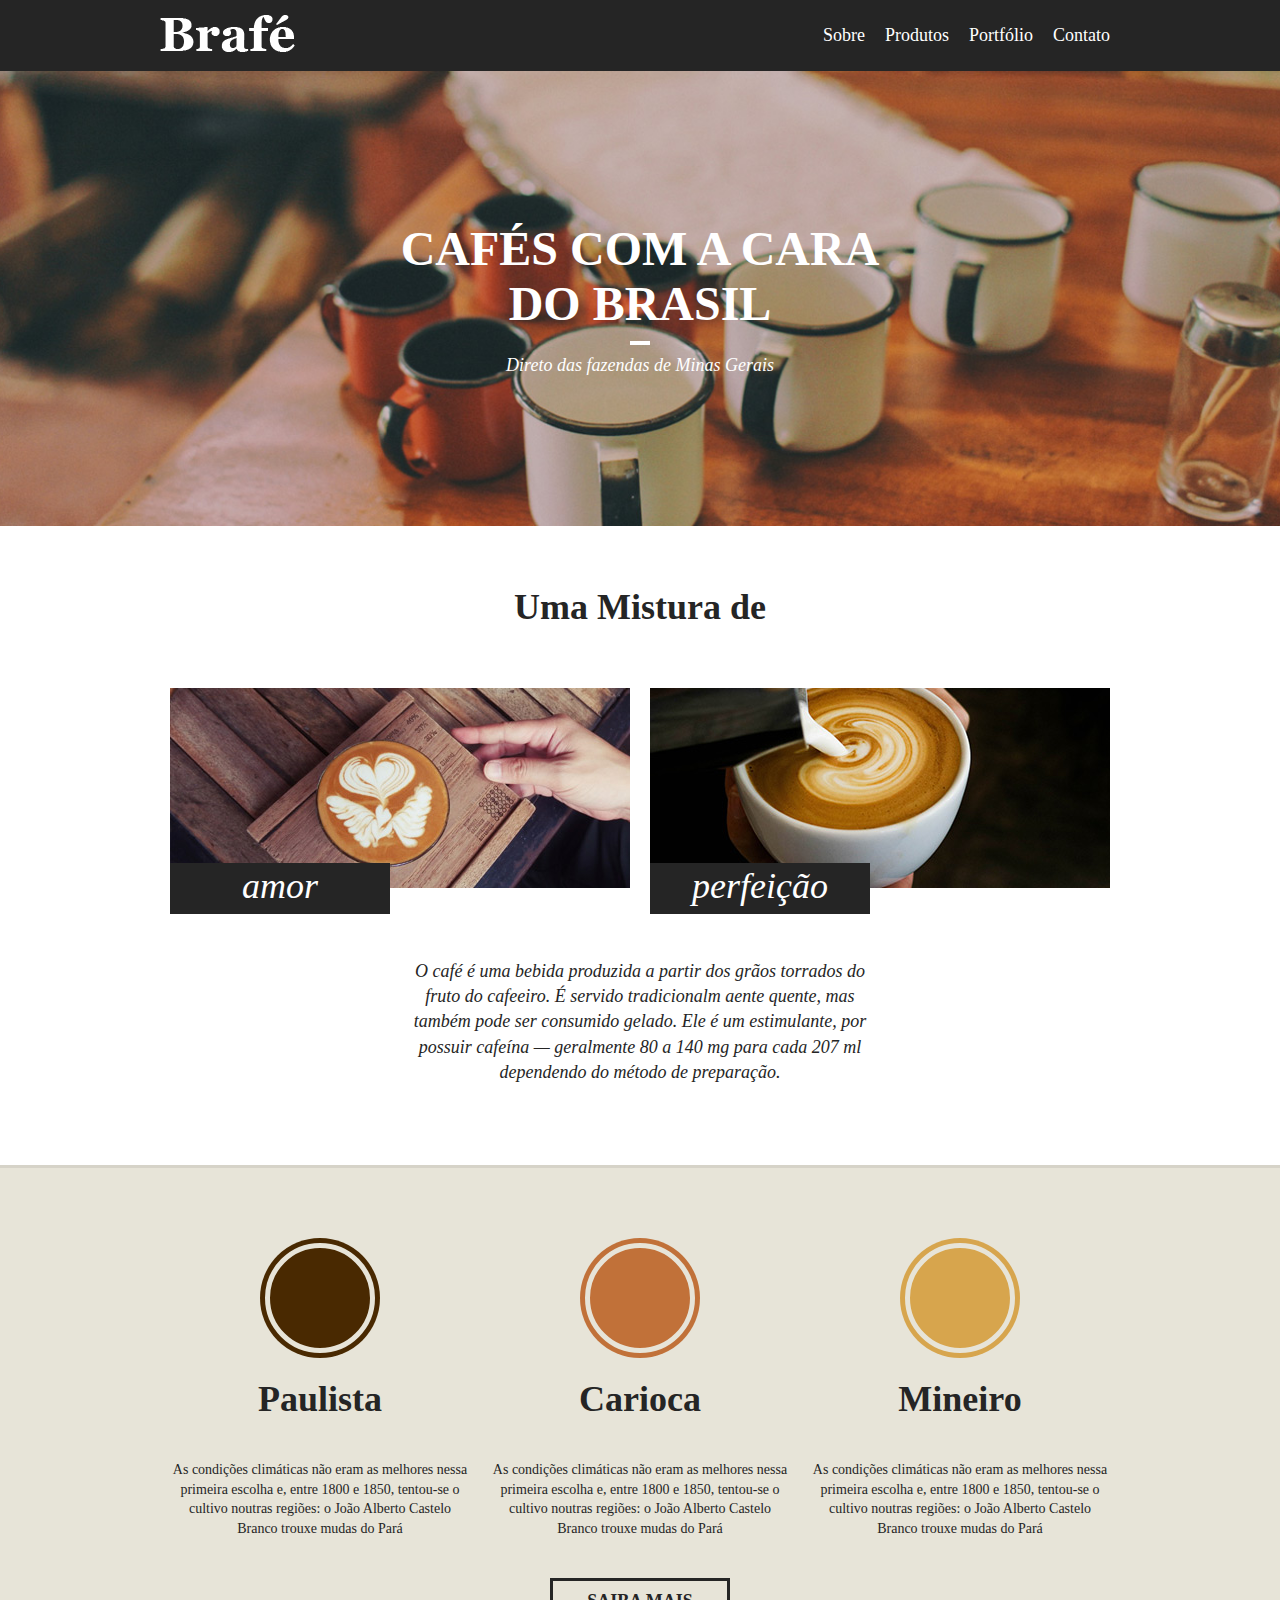
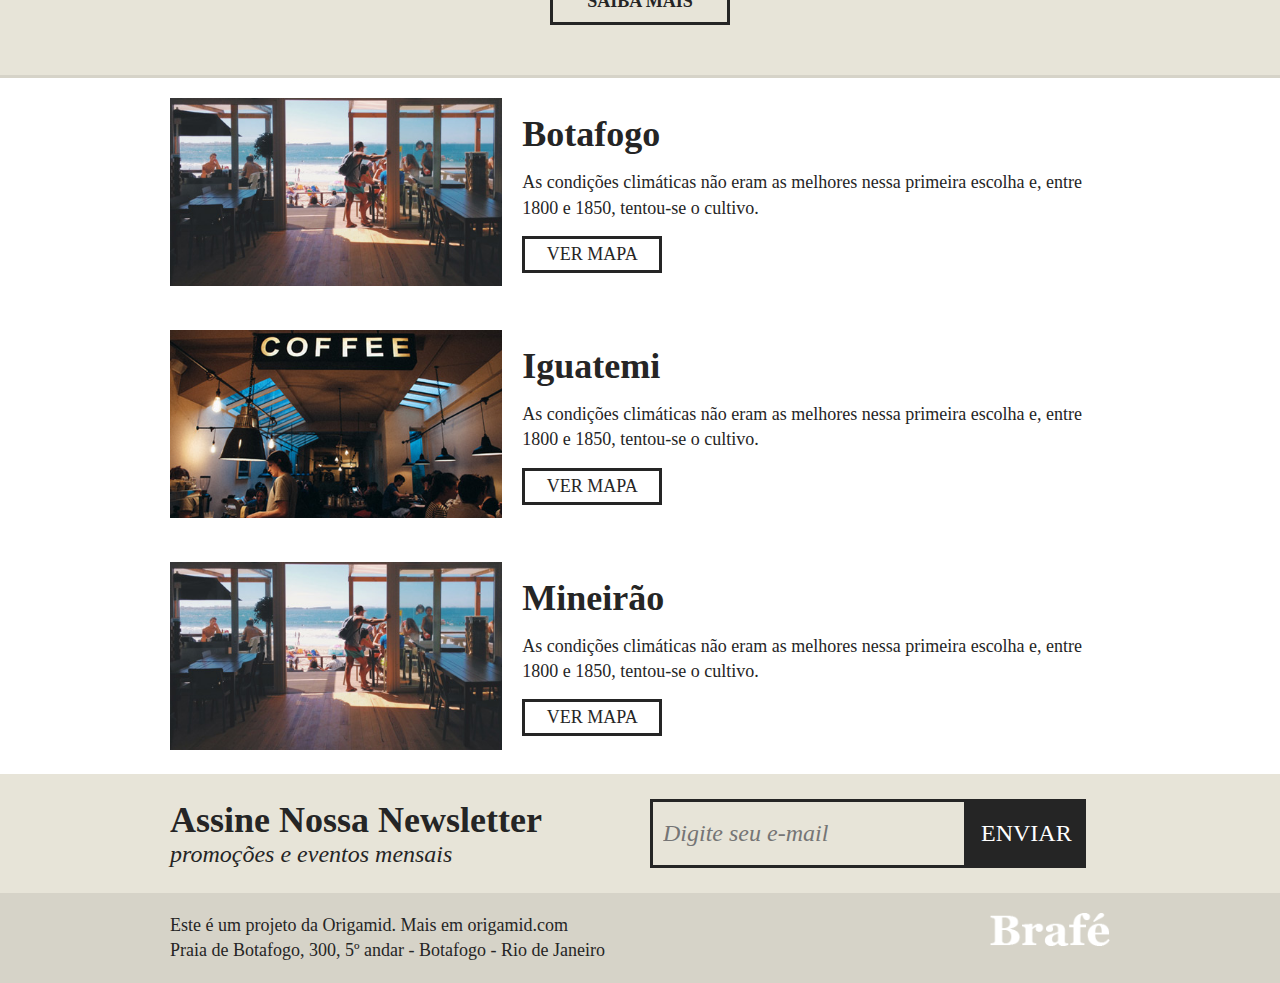
<file: CAFÉ-CSS_FLEX-INICIAL/index.html>
<!DOCTYPE html>
<html>
<head>
	<title>Brafé 1</title>
	<meta charset="utf-8">
	<meta name="viewport" content="width=device-width, initial-scale=1, shrink-to-fit=no">
	<link rel="stylesheet" type="text/css" href="css/style.css">
</head>
<body>
	
	<header class="menu">
		<div class="container">
			<a class="menu-logo" href="#"><img src="img/brafe.png" alt="Brafé"></a>	
			<nav class="menu-nav">
				<ul>
					<li><a href="#">Sobre</a></li>
					<li><a href="#">Produtos</a></li>
					<li><a href="#">Portfólio</a></li>
					<li><a href="#">Contato</a></li>
				</ul>
			</nav>
		</div>
	</header>
	
	<main class="intro">
		<h1>Cafés com a cara<br>do Brasil</h1>
		<p>Direto das fazendas de Minas Gerais</p>
	</main>
	
	<section class="sobre">
		<h2>Uma Mistura de</h2>
		<div class="container">
			<div class="sobre-item">
				<img src="img/cafe-1.jpg">
				<h3>amor</h3>
			</div>
			<div class="sobre-item">
				<img src="img/cafe-2.jpg">
				<h3>perfeição</h3>
			</div>
		</div>
		<p>O café é uma bebida produzida a partir dos grãos torrados do fruto do cafeeiro. É servido tradicionalm
aente quente, mas também pode ser consumido gelado. Ele é um estimulante, por possuir cafeína — geralmente 80 a 140 mg para cada 207 ml dependendo do método de preparação.</p>
	</section>
	
	<section class="produtos">
		<div class="container">
			<div class="produtos-item">
				<h2 class="produtos-paulista">Paulista</h2>
				<p>As condições climáticas não eram as melhores nessa primeira escolha e, entre 1800 e 1850, tentou-se o cultivo noutras regiões: o João Alberto Castelo Branco trouxe mudas do Pará</p>
			</div>
			<div class="produtos-item">
				<h2 class="produtos-carioca">Carioca</h2>
				<p>As condições climáticas não eram as melhores nessa primeira escolha e, entre 1800 e 1850, tentou-se o cultivo noutras regiões: o João Alberto Castelo Branco trouxe mudas do Pará</p>
			</div>
			<div class="produtos-item">
				<h2 class="produtos-mineiro">Mineiro</h2>
				<p>As condições climáticas não eram as melhores nessa primeira escolha e, entre 1800 e 1850, tentou-se o cultivo noutras regiões: o João Alberto Castelo Branco trouxe mudas do Pará</p>
			</div>
		</div>
		<a class="produtos-btn" href="#">Saiba Mais</a>
	</section>
	
	<section class="locais">
		<div class="locais-item container">
			<div>
				<img src="img/botafogo.jpg" alt="Brafé unidade Botafogo">
			</div>
			<div class="locais-info" >
				<h2>Botafogo</h2>
				<p>As condições climáticas não eram as melhores nessa primeira escolha e, entre 1800 e 1850, tentou-se o cultivo.</p>
				<a href="#">Ver Mapa</a>
			</div>
		</div>
		
		<div class="locais-item container">
			<div>
				<img src="img/iguatemi.jpg" alt="Brafé unidade Iguatemi">
			</div>
			<div class="locais-info">
				<h2>Iguatemi</h2>
				<p>As condições climáticas não eram as melhores nessa primeira escolha e, entre 1800 e 1850, tentou-se o cultivo.</p>
				<a href="#">Ver Mapa</a>
			</div>
		</div>
		
		<div class="locais-item container">
			<div>
				<img src="img/botafogo.jpg" alt="Brafé unidade Mineirão">
			</div>
			<div class="locais-info">
				<h2>Mineirão</h2>
				<p>As condições climáticas não eram as melhores nessa primeira escolha e, entre 1800 e 1850, tentou-se o cultivo.</p>
				<a href="#">Ver Mapa</a>
			</div>
		</div>
	
	</section>
	
	<section class="assine">
		<div class="container">
			<div class="assine-info">
				<h2>Assine Nossa Newsletter</h2>
				<p>promoções e eventos mensais</p>
			</div>
			<form>
				<label>E-mail</label>
				<input type="text" placeholder="Digite seu e-mail">
				<button type="submit">Enviar</button>
			</form>
		</div>
	</section>
	
	<footer class="footer">
		<div class="container">
			<p>Este é um projeto da Origamid. Mais em origamid.com<br>Praia de Botafogo, 300, 5º andar - Botafogo - Rio de Janeiro</p>
			<div>
				<img src="img/brafe.png" alt="Brafé">
			</div>
		</div>
	</footer>
	
</body>
</html>
</file>
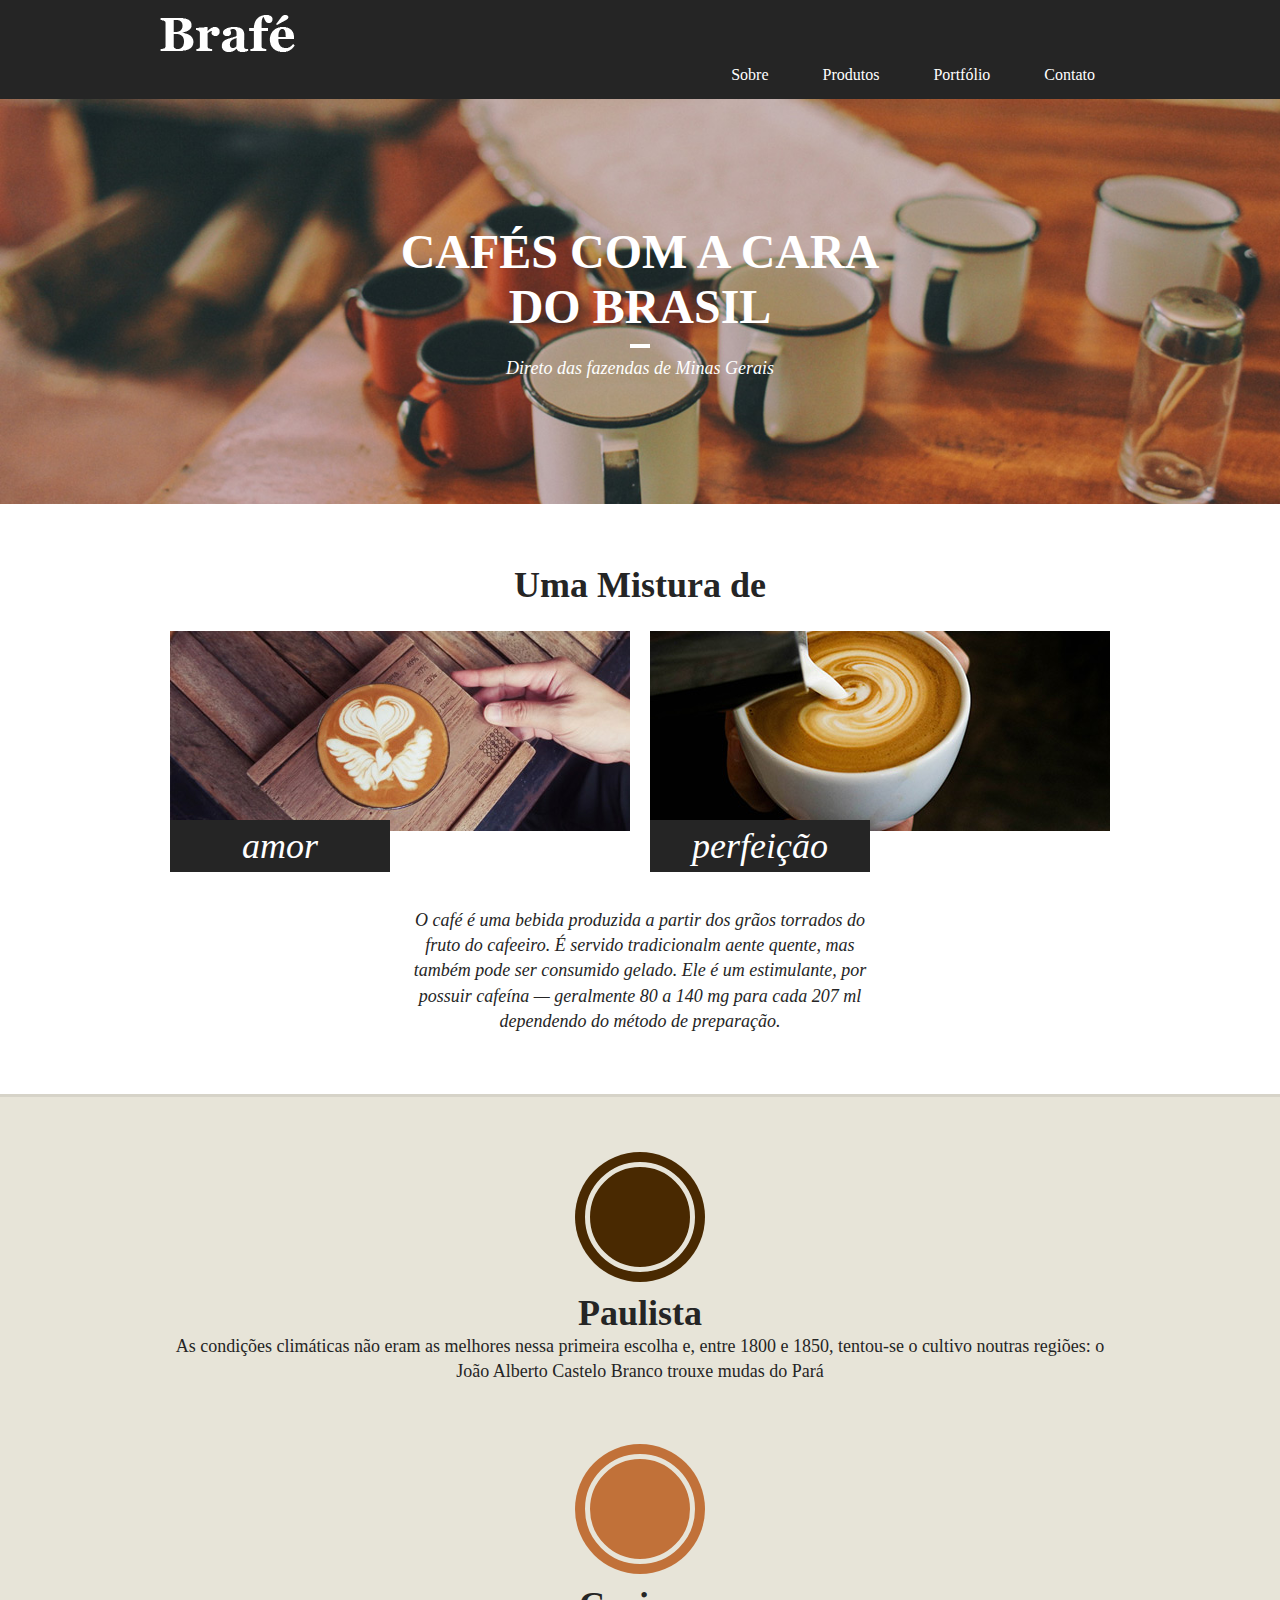
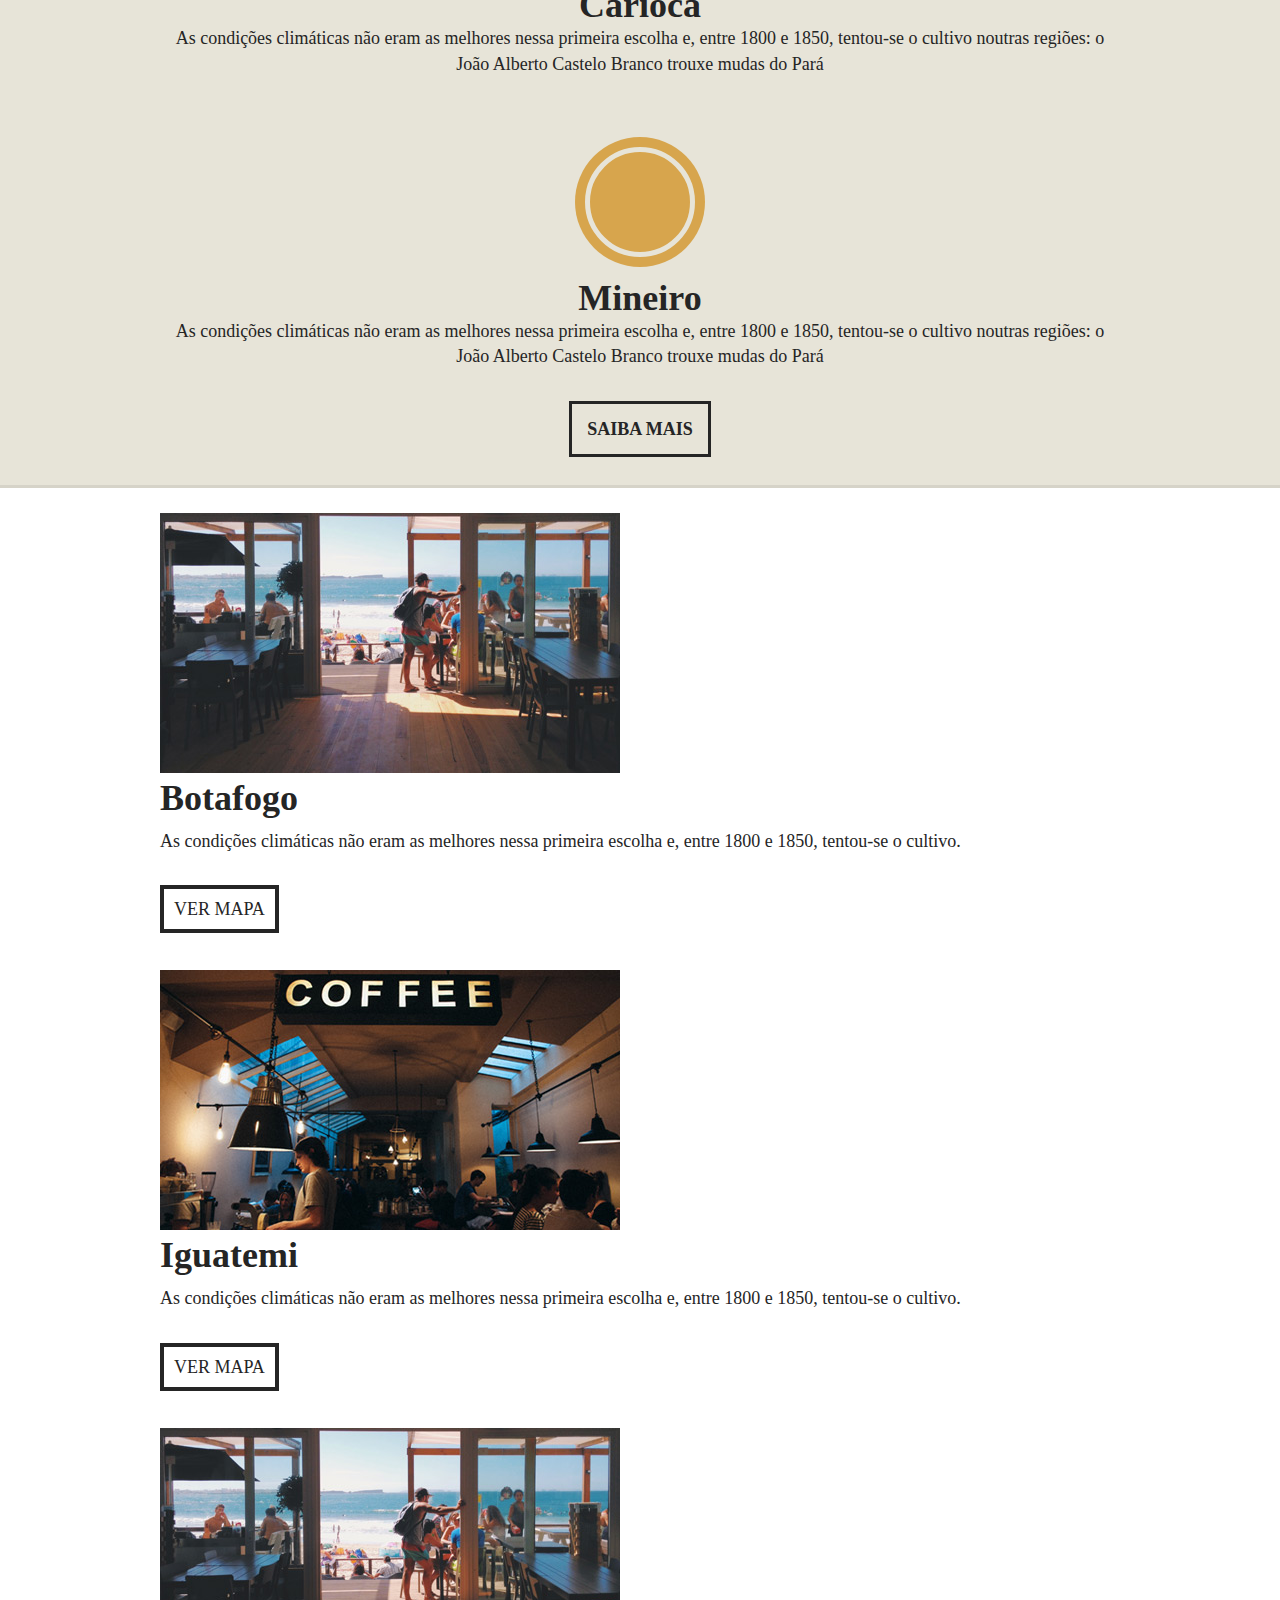
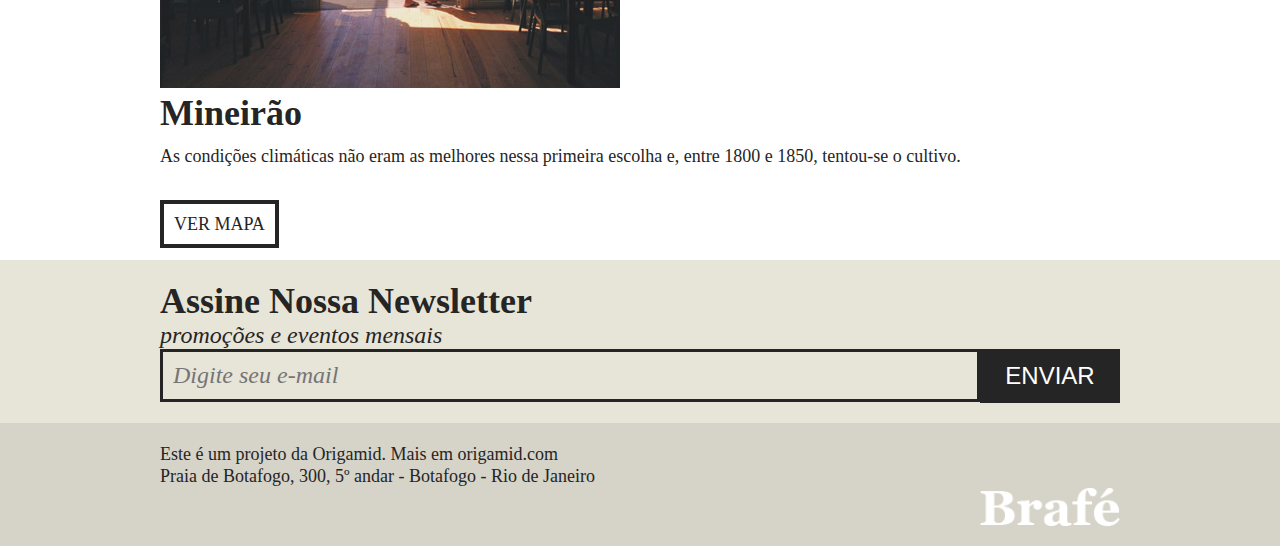
<file: CAFÉ-CSS_GRID-INICIAL/index.html>
<!DOCTYPE html>
<html>
<head>
	<title>Brafé 1</title>
	<meta charset="utf-8">
	<meta name="viewport" content="width=device-width, initial-scale=1, shrink-to-fit=no">
	<link rel="stylesheet" type="text/css" href="css/style.css">
	<link rel="stylesheet" type="text/css" href="css/grid.css">
</head>
<body>
	
	<header class="menu">
		<div class="container">
			<a class="menu-logo" href="#"><img src="img/brafe.png" alt="Brafé"></a>	
			<nav class="menu-nav">
				<ul>
					<li><a href="#">Sobre</a></li>
					<li><a href="#">Produtos</a></li>
					<li><a href="#">Portfólio</a></li>
					<li><a href="#">Contato</a></li>
				</ul>
			</nav>
		</div>
	</header>
	
	<main class="intro">
		<h1>Cafés com a cara<br>do Brasil</h1>
		<p>Direto das fazendas de Minas Gerais</p>
	</main>
	
	<section class="sobre">
		<h2>Uma Mistura de</h2>
		<div class="container">
			<div class="sobre-item grid-6">
				<img src="img/cafe-1.jpg">
				<h3>amor</h3>
			</div>
			<div class="sobre-item grid-6">
				<img src="img/cafe-2.jpg">
				<h3>perfeição</h3>
			</div>
		</div>
		<p>O café é uma bebida produzida a partir dos grãos torrados do fruto do cafeeiro. É servido tradicionalm
aente quente, mas também pode ser consumido gelado. Ele é um estimulante, por possuir cafeína — geralmente 80 a 140 mg para cada 207 ml dependendo do método de preparação.</p>
	</section>
	
	<section class="produtos">
		<div class="container">
			<div class="produtos-item">
				<h2 class="produtos-paulista">Paulista</h2>
				<p>As condições climáticas não eram as melhores nessa primeira escolha e, entre 1800 e 1850, tentou-se o cultivo noutras regiões: o João Alberto Castelo Branco trouxe mudas do Pará</p>
			</div>
			<div class="produtos-item">
				<h2 class="produtos-carioca">Carioca</h2>
				<p>As condições climáticas não eram as melhores nessa primeira escolha e, entre 1800 e 1850, tentou-se o cultivo noutras regiões: o João Alberto Castelo Branco trouxe mudas do Pará</p>
			</div>
			<div class="produtos-item">
				<h2 class="produtos-mineiro">Mineiro</h2>
				<p>As condições climáticas não eram as melhores nessa primeira escolha e, entre 1800 e 1850, tentou-se o cultivo noutras regiões: o João Alberto Castelo Branco trouxe mudas do Pará</p>
			</div>
		</div>
		<a class="produtos-btn" href="#">Saiba Mais</a>
	</section>
	
	<section class="locais container">
		<div class="locais-item">
			<img src="img/botafogo.jpg" alt="Brafé unidade Botafogo">
			<div>
				<h2>Botafogo</h2>
				<p>As condições climáticas não eram as melhores nessa primeira escolha e, entre 1800 e 1850, tentou-se o cultivo.</p>
				<a href="#">Ver Mapa</a>
			</div>
		</div>
		
		<div class="locais-item">
			<img src="img/iguatemi.jpg" alt="Brafé unidade Iguatemi">
			<div>
				<h2>Iguatemi</h2>
				<p>As condições climáticas não eram as melhores nessa primeira escolha e, entre 1800 e 1850, tentou-se o cultivo.</p>
				<a href="#">Ver Mapa</a>
			</div>
		</div>
		
		<div class="locais-item">
			<img src="img/botafogo.jpg" alt="Brafé unidade Mineirão">
			<div>
				<h2>Mineirão</h2>
				<p>As condições climáticas não eram as melhores nessa primeira escolha e, entre 1800 e 1850, tentou-se o cultivo.</p>
				<a href="#">Ver Mapa</a>
			</div>
		</div>
	
	</section>
	
	<section class="assine">
		<div class="container">
			<div class="assine-info">
				<h2>Assine Nossa Newsletter</h2>
				<p>promoções e eventos mensais</p>
			</div>
			<form>
				<label>E-mail</label>
				<input type="text" placeholder="Digite seu e-mail">
				<button type="submit">Enviar</button>
			</form>
		</div>
	</section>
	
	<footer class="footer">
		<div class="container">
			<p>Este é um projeto da Origamid. Mais em origamid.com<br>Praia de Botafogo, 300, 5º andar - Botafogo - Rio de Janeiro</p>
			<img src="img/brafe.png" alt="Brafé">
		</div>
	</footer>
	
</body>
</html>
</file>
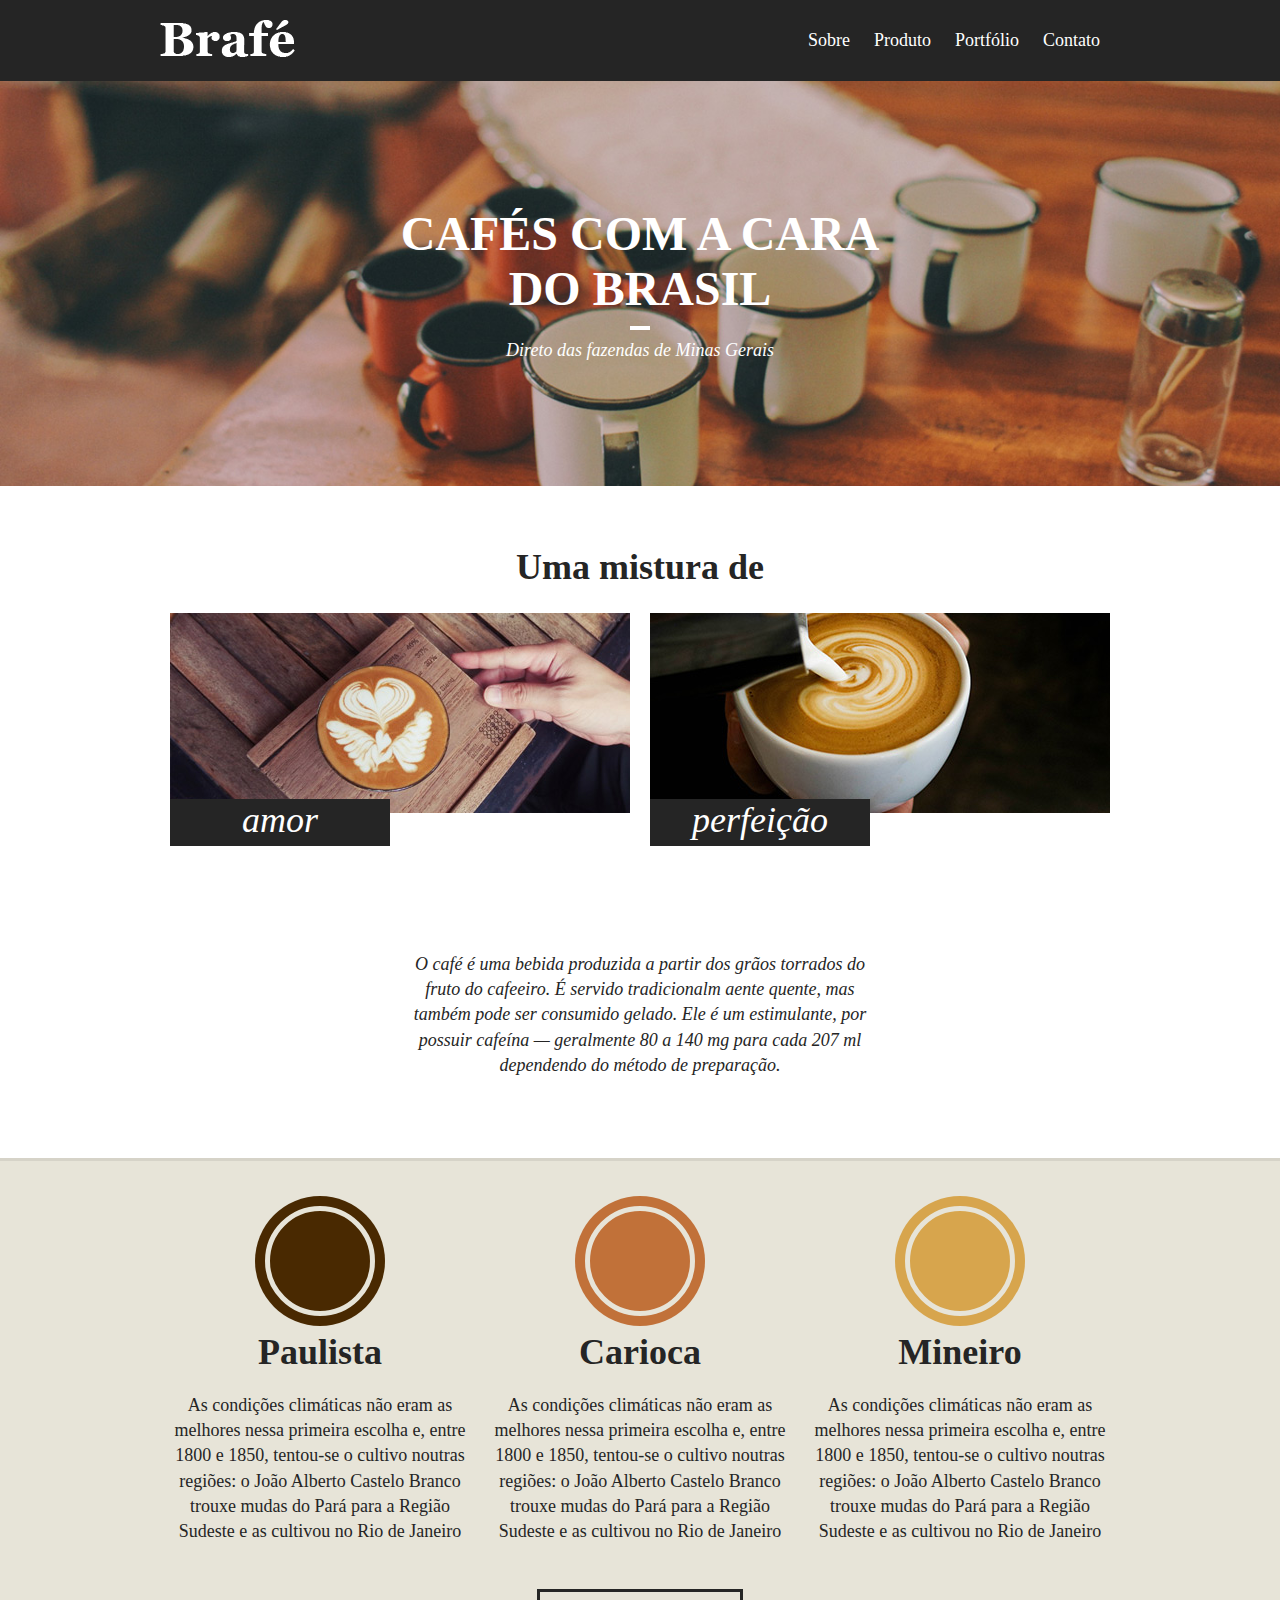
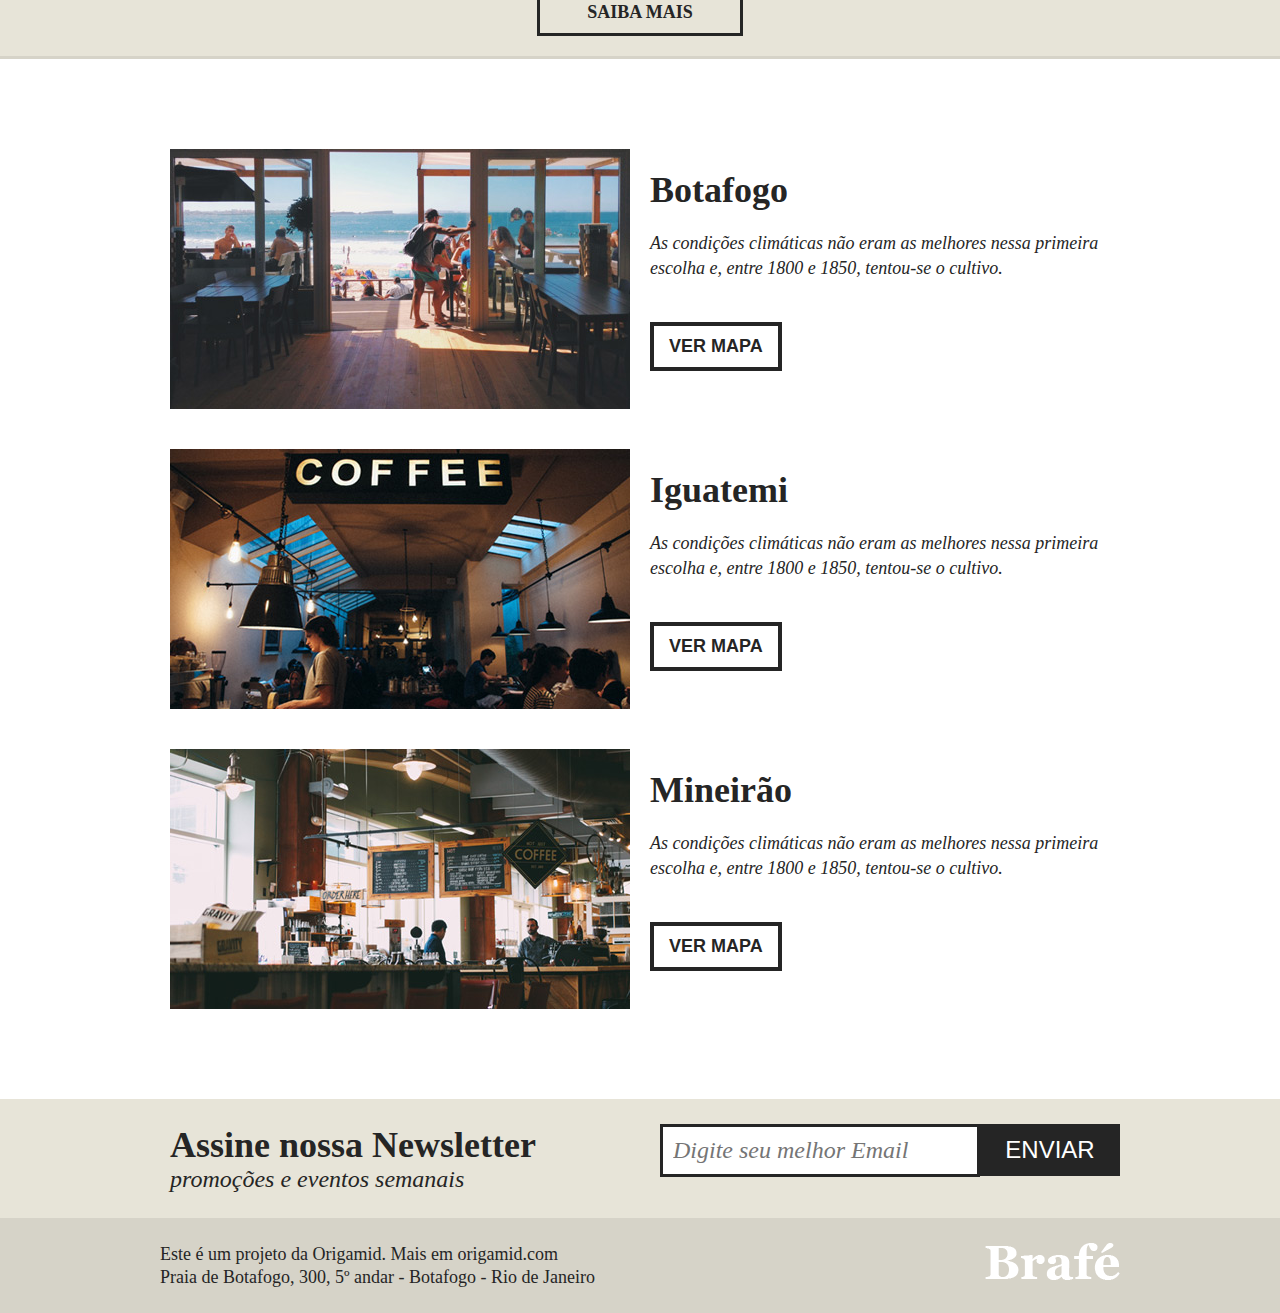
<file: CAFÉ-CSS_PURO-INICIAL/index.html>
<!DOCTYPE html>
<html lang="en">
<head>
    <meta charset="UTF-8">
    <meta name="viewport" content="width=device-width, initial-scale=1.0, shrink-to-fit=no">
    <link rel="stylesheet" type="text/css" href="css/style.css">
    <title>Brafé</title>
</head>
<body>

    <header class="menu">
        <div class="menu-container">
           <a class="menu-logo" href="#"></a> <img src="img/brafe.png" alt="logo brafé"> </a>
           <nav class="menu-nav">
                <ul>
                    <li><a href="#">Sobre</a></li>
                    <li><a href="#">Produto</a></li>
                    <li><a href="#">Portfólio</a></li>
                    <li><a href="#">Contato</a></li>
                </ul>
            </nav> 
        </div>
    </header>

    <main>
        <div class="intro">
            <h1>Cafés com a cara<br/>
                do Brasil</h1>
            <p>Direto das fazendas de Minas Gerais</p>
        </div>
    </main>

    <section class="sobre">
        <h2>Uma mistura de</h1>
        <div class="sobre-container">
            <div class="sobre-item">
                <img src="img/cafe-1.jpg" alt="cafe1">
                <h3>amor</h2>
            </div>
            <div class="sobre-item">
                <img src="img/cafe-2.jpg" alt="cafe2">
                <h3>perfeição</h2>
            </div>
        </div>
        <p>O café é uma bebida produzida a partir dos grãos torrados do fruto do cafeeiro. É servido tradicionalm
            aente quente, mas também pode ser consumido gelado. Ele é um estimulante, por possuir cafeína — geralmente 80 a 140 mg para cada 207 ml dependendo do método de preparação.</p>
    </section>

    <section class="produtos">
        <div class="produtos-container">
            <div class="produtos-item">
                <h2 class="produtos-paulista">Paulista</h2>
                <p>As condições climáticas não eram as melhores nessa primeira escolha e, entre 1800 e 1850, tentou-se o cultivo noutras regiões: o João Alberto Castelo Branco trouxe mudas do Pará para a Região Sudeste e as cultivou no Rio de Janeiro</p>
            </div>
            <div class="produtos-item">
                <h2 class="produtos-carioca">Carioca</h2>
                <p>As condições climáticas não eram as melhores nessa primeira escolha e, entre 1800 e 1850, tentou-se o cultivo noutras regiões: o João Alberto Castelo Branco trouxe mudas do Pará para a Região Sudeste e as cultivou no Rio de Janeiro</p>
            </div>
            <div class="produtos-item">
                <h2 class="produtos-mineiro">Mineiro</h2>
                <p>As condições climáticas não eram as melhores nessa primeira escolha e, entre 1800 e 1850, tentou-se o cultivo noutras regiões: o João Alberto Castelo Branco trouxe mudas do Pará para a Região Sudeste e as cultivou no Rio de Janeiro</p>
            </div>
        </div>
        <a href="#">SAIBA MAIS</a>
    </section>

    <section class="local">
        <div class="local-item">
            <img src="img/botafogo.jpg" alt="Unidade Botafogo">
            <div>
                <h2>Botafogo</h2>
                <p>As condições climáticas não eram as melhores nessa primeira escolha e, entre 1800 e 1850, tentou-se o cultivo.</p>
                <button>VER MAPA</button>
            </div>
        </div>
        <div class="local-item">
            <img src="img/iguatemi.jpg" alt="Unidade Iguatemi">
            <div>
                <h2>Iguatemi</h2>
                <p>As condições climáticas não eram as melhores nessa primeira escolha e, entre 1800 e 1850, tentou-se o cultivo.</p>
                <button>VER MAPA</button>
            </div>
        </div>
        <div class="local-item">
            <img src="img/mineirao.jpg" alt="Unidade Mineirão">
            <div>
                <h2>Mineirão</h2>
                <p>As condições climáticas não eram as melhores nessa primeira escolha e, entre 1800 e 1850, tentou-se o cultivo.</p>
                <button>VER MAPA</button>
            </div>
        </div>
    </section>

    <section class="assine">
        <div class="assine-container">
            <div>
                <h2>Assine nossa Newsletter</h2>
                <p>promoções e eventos semanais</p>
            </div>
            <form> 
                <label>Email:</label>
                <input type="text" placeholder="Digite seu melhor Email">
                <button type="submit">Enviar</button>
            </form>
        </div>
    </section>

    <footer class="footer">
        <div class="footer-container">
            <p>Este é um projeto da Origamid. Mais em origamid.com<br/>
                Praia de Botafogo, 300, 5º andar - Botafogo - Rio de Janeiro</p>
            <img src="img/brafe.png" alt="logo da Brafé">
        </div>
    </footer>

</body>
</html>
</file>
<file: CAFÉ-CSS_GRID-INICIAL/css/grid.css>
.container {
    max-width: 960px;
    margin: 0 auto;
}

.container::after, .container::before {
    content: '';
    display: table;
    clear: both;
}

.grid-1, .grid-2, .grid-3, .grid-4, .grid-5, .grid-6, .grid-7, .grid-8, .grid-9, .grid-10, .grid-11, .grid-12{
    margin-left: 10px;
    margin-right: 10px;
    float: left;
    display: block;
    min-height: 1px;
}

.grid-1 {
    width: calc(8.333% - 20px);
}

.grid-2 {
    width: calc(16.666% - 20px);
}

.grid-3 {
    width: calc(25% - 20px);
}

.grid-4 {
    width: calc(33.333% - 20px);
}

.grid-5 {
    width: calc(41.666% - 20px);
}

.grid-6 {
    width: calc(50% - 20px);
}

.grid-7 {
    width: calc(58.333% - 20px);
}

.grid-8 {
    width: calc(66.666% - 20px);
}

.grid-9 {
    width: calc(75% - 20px);
}

.grid-10 {
    width: calc(83.333% - 20px);
}

.grid-11 {
    width: calc(91.666% - 20px);
}

.grid-12 {
    width: calc(100% - 20px);
}

@media (max-width: 768px) {
    .container {
        max-width: 300px;
    }

    .grid-1, .grid-2, .grid-3, .grid-4, .grid-5, .grid-6, .grid-7, .grid-8, .grid-9, .grid-10, .grid-11, .grid-12{
        width: 100%;
        margin-right: 0px;
        margin-left: 0px;
    }
}
</file>
<file: CAFÉ-CSS_FLEX-INICIAL/css/style.css>
/* Reset */

body, h1, h2, h3, p, ul {
	padding: 0px;
	margin: 0px;
}

body {
	font-family: Georgia, serif;
	color: #252525;
}

* {
	box-sizing: border-box;
}

.container {
	display: flex;
	max-width: 960px;
	margin: 0 auto;
}

@media (max-width: 768px) {
	.container {
		flex-direction: column;
	}
}

/* Menu */

.menu {
	background: #252525;
	padding: 15px 0;
}

.menu-nav a {
	text-decoration: none;
	color: #fff;
	font-size: 1.125em;
}

.menu-nav {
	align-self: center;
	flex: 1;
}

.menu-nav ul {
	list-style: none;
	display: flex;
    justify-content: end;
}

.menu-nav ul li a {
	padding: 10px;
}

@media (max-width: 768px) {
	.menu-logo{
		margin: 10px auto;
	}
	
}

/* Intro */

.intro {
	background: url('../img/bg-intro.jpg') no-repeat center center;
	background-size: cover;
	color: #fff;
	padding: 150px 0;
	text-align: center;
}

.intro h1 {
	text-transform: uppercase;
	font-size: 3em;
}

.intro h1::after {
	content: '';
	display: block;
	width: 20px;
	height: 4px;
	background: #fff;
	margin: 10px auto;
}

.intro p {
	font-style: italic;
	font-size: 1.125em;
}

/* Sobre */

.sobre {
	padding: 60px 0;
}

.sobre h2 {
	font-size: 2.25em;
	text-align: center;
	margin-bottom: 60px;
}

.sobre-item {
	flex: 1;
	margin: 0 10px;
}

.sobre-item img {
	display: block;
	max-width: 100%;
}

.sobre-item h3 {
	font-size: 2.25em;
	line-height: 1em;
	background: #252525;
	color: #fff;
	font-style: italic;
	font-weight: normal;
	text-align: center;
	position: relative;
	width: 220px;
	padding: 5px 0 10px 0;
	top: -25px;
}

.sobre > p {
	font-size: 1.125em;
	line-height: 1.4em;
	font-style: italic;
	margin: 20px auto;
	max-width: 460px;
	text-align: center;
}

/* Produtos */

.produtos {
	background: #e7e4d8;
	border-top: 3px solid #d6d3c8;
	border-bottom: 3px solid #d6d3c8;
	padding: 50px 0;
}

.produtos-item{
	text-align: center;
	padding: 0 10px;
}

.produtos-item h2 {
	font-size: 2.25em;
}

.produtos-item h2::before {
	content: '';
	display: block;
	width: 100px;
	height: 100px;
	background: currentColor;
	border-radius: 50%;
	border: 5px solid #e7e4d8;
	box-shadow: 0 0 0 5px currentColor;
	margin: 25px auto;
}

h2.produtos-paulista::before {
	color: #492901;
}

h2.produtos-carioca::before {
	color: #c17139;
}

h2.produtos-mineiro::before {
	color: #d7a54d;
}

.produtos-item p {
	font-size: 0.875em;
	line-height: 1.4em;
	padding: 40px 0;
}

.produtos-btn {
	border: 3px solid #252525;
	color: #252525;
	width: 180px;
	padding: 10px;
	text-decoration: none;
	text-align: center;
	font-size: 1.125em;
	font-weight: bold;
	text-transform: uppercase;
	display: block;
	margin: 0 auto;
}

@media (max-width: 768px) {
	.produtos-item p {
		padding: 15px 0;
	}
}


/* Locais */

.locais img{
	padding: 0 10px;
	max-width: 100%;
}

.locais-info{
	padding: 0 10px;
}

.locais-item{
	padding: 20px 0;
}

.locais-item h2 {
	font-size: 2.25em;
	margin: 15px 0;
}

.locais-item p {
	font-size: 1.125em;
	line-height: 1.4em;
}

.locais-item a {
	font-size: 1.125em;
	text-transform: uppercase;
	text-decoration: none;
	border: 3px solid;
	color: #252525;
	display: block;
	width: 140px;
	text-align: center;
	margin: 15px 0;
	padding: 5px;
}

/* Assine */

.assine {
	background: #e7e4d8;
	padding: 25px 0;
}

.assine-info{
	flex: 1;
	padding: 0 10px;
}

.assine-info h2 {
	font-size: 2.25em;
}

.assine-info p {
	font-size: 1.5em;
	font-style: italic;
}

.assine form label {
	display: none;
}

.assine form{
	display: flex;
	flex: 1;
	padding: 0 10px;
}

.assine input {
	border: 3px solid #252525;
	padding: 10px;
	background: none;
	font-size: 1.5em;
	font-style: italic;
	font-family: Georgia, serif;
}

.assine button {
	background: #252525;
	padding: 14px;
	border: none;
	font-family: Georgia, serif;
	text-transform: uppercase;
	font-size: 1.5em;
	color: #fff;
	cursor: pointer;
}

@media (max-width: 768px) {
	.assine-info{
		text-align: center;
	}
	.assine form{
		margin: 10px auto;
	}
}

/*Footer*/

.footer {
	background: #d6d3c8;
	padding: 20px 0;
}

.footer p {
	flex: 1;
	font-size: 1.125em;
	line-height: 1.4em;
	padding: 0 10px;
}

.footer img{
	width: 140px;
	flex: 1;
	padding: 0 10px;
}

@media (max-width: 768px) {
	.footer p {
		text-align: center;
	}

	.footer img{
        margin: 15px auto;
    }
}
</file>
<file: CAFÉ-CSS_GRID-INICIAL/css/style.css>
/* RESET */
body, h1, h2, ul, p{
    margin: 0px;
    padding: 0px;
}

body{
    color: #252525;
    font-family: Georgia, serif;
}

* {
    box-sizing: border-box;
}

img{
    max-width: 100%;
}

/* MENU */

.menu {
    background-color: #252525;
    padding: 15px;
}

.menu-nav a{
    color: #fff;
    text-decoration: none;
}

.menu-nav ul{
    float: right;
}

.menu-nav ul li{
    display: inline-block;
    margin-left: 25px;
    margin-right: 25px;
    padding-top: 10px;
}

@media (max-width: 768px) {
    .menu-nav ul{
        float: none;
        text-align: center;
        margin-left: 0px;
        margin-right: 0px;
        padding-top: 0px;
    }

    .menu-logo{
        text-align: center;
    }
}

/*INTRO*/

.intro{
    background: url(../img/bg-intro.jpg) no-repeat center center;
    background-size: cover;
    color: #fff;
    padding: 125px 0px 125px 0px;
    text-align: center;
}

.intro h1{
    font-size: 3rem;
    text-transform: uppercase;
}

.intro h1::after {
	content: '';
	display: block;
	width: 20px;
	height: 4px;
	background: #fff;
    margin: 10px auto;
}

.intro p{
    font-size: 1.125rem;
    font-style: italic;
}

@media (max-width: 768px) {
    .intro{
        padding: 75px 0px 75px 0px;
    }
}


/*SOBRE*/

.sobre{
    padding: 60px 0;
}

.sobre h2{
    font-size: 2.25em;
    text-align: center;
    padding-bottom: 25px;
}

.sobre-item h3{
    background: #252525;
    color: #fff;
    width: 220px;
    font-size: 36px;
    text-align: center;
    font-style: italic;
    font-weight: normal;
    position: relative;
    margin-top: -15px;
    padding: 5px 10px;
}

.sobre > p{
    font-size: 1.125rem;
    line-height: 1.4em;
    font-style: italic;
    max-width: 460px;
    margin: 0 auto;
    text-align: center;
}

@media (max-width: 768px){
    .sobre > p{
        max-width: 320px;
    }
}


/*PRODUTOS*/

.produtos{
    background-color: #e7e4d8;
    border-top: 3px solid #d6d3c8 ;
    border-bottom: 3px solid #d6d3c8 ;
    padding: 45px;
    text-align: center;
}

.produtos-item h2{
    font-size: 2.25em;
}


.produtos-item p{
    font-size: 1.125rem;
    color: #252525;
    line-height: 1.4em;
    padding-bottom: 50px;
}

h2.produtos-carioca::before{
    content: '';
    display: block;
    width: 100px;
    height: 100px;
    background: #c17139;
    border-radius: 50%;
    border: solid 5px #e7e4d8;
    box-shadow: 0 0 0 10px #c17139;
    margin: 20px auto;
}

h2.produtos-mineiro::before{
    content: '';
    display: block;
    width: 100px;
    height: 100px;
    background: #d7a54d;
    border-radius: 50%;
    border: solid 5px #e7e4d8;
    box-shadow: 0 0 0 10px #d7a54d;
    margin: 20px auto;
}

h2.produtos-paulista::before{
    content: '';
    display: block;
    width: 100px;
    height: 100px;
    background: #492901;
    border-radius: 50%;
    border: solid 5px #e7e4d8;
    box-shadow: 0 0 0 10px #492901;
    margin: 20px auto;
}

.produtos a{
    border: 3px solid #252525;
    padding: 15px;
    text-decoration: none;
    text-align: center;
    margin: 0 auto;
    font-size: 18px;
    text-transform: uppercase;
    color: #252525;
    font-weight: bold;
}

/*LOCAL*/

.locais-item{
    padding: 25px 0px;
}

.locais-item h2{
    font-size: 36px;
    margin-bottom: 10px;
}

.locais-item p{
    font-size: 1.125rem;
    color: #252525;
    line-height: 1.4em;
    margin-bottom: 45px;
}

.locais-item a{
    border: 4px solid #252525;
    font-size: 1.125em;
    text-transform: uppercase;
    color: #252525;
    cursor: pointer;
    text-decoration: none;
    padding: 10px;
}


/* ASSINE */

.assine{
    background: #E7E4D8;
    padding: 20px;
}

.assine-info h2{
    font-size: 36px;
    font-weight: bold;
    color: #252525;
}

.assine-info p{
    font-size: 1.5rem;
    font-style: italic;
}

.assine form label{
    display: none;
}

.assine input{
    border: solid 3px #252525;
    font-size: 24px;
    background: none;
    font-family: Georgia;
    font-style: italic;
    width: calc(100% - 140px);
    float: left;
    padding: 10px;
}

.assine button{
    color: #fff;
    background-color: #252525;
    border: none;
    font-size: 24px;
    text-transform: uppercase;
    cursor: pointer;
    width: 140px;
    float: right;
    padding: 13px 0;
}


/*FOOTER*/

.footer{
    background-color: #d6d3c8;
    padding: 20px;
}

.footer p{
    font-size: 18px;
    color: #252525;
    line-height: 1.4rem;
}

.footer img{
    width: 140px;
    float: right;
}

@media (max-width: 768px){
    .footer p{
        text-align: center;
    }
    .footer img{
        float: none;
        padding-top: 20px;
        text-align: center;
        margin: 0 auto;
    }
}
</file>
<file: CAFÉ-CSS_PURO-INICIAL/css/style.css>
/* RESET */
body, h1, h2, ul, p{
    margin: 0;
    padding: 0;
}

body{
    color: #252525;
    font-family: Georgia, serif;
}

/* MENU */

.menu {
    background-color: #252525;
}

.menu-container{
    max-width: 960px;
    padding: 20px 0;
    margin: 0 auto;
}

.menu-logo{
    display: block;
    float: left;
    padding-left: 10px;
}

.menu-container::after, .menu-container::before{
    content: "";
    display: table;
    clear: both;
}

.menu-nav{
    float: right;
    padding-right: 10px;
}

.menu-nav li{
    display: inline-block;
    padding: 10px;
    font-size: 1.125rem;
}

a{
    color: #fff;
    text-decoration: none;
}

@media (max-width: 739px){
    .menu{
        text-align: center;
    }
}

/*INTRO*/

.intro{
    background: url(../img/bg-intro.jpg) no-repeat center center;
    background-size: cover;
    padding: 125px 0;
    text-align: center;
    color: #fff;
}

.intro h1{
    font-size: 3rem;
    text-transform: uppercase;
}

.intro h1::after{
    content: '';
    display: block;
    height: 4px;
    width: 20px;
    background-color: #fff;
    margin: 10px auto;
}

.intro p{
    font-size: 1.125rem;
    font-style: italic;
}

@media (max-width: 980px) {
    .intro{
        padding: 80px 0;
    }
}


/*SOBRE*/

.sobre{
    padding: 60px 0;
}

.sobre-container{
    max-width: 960px;
    margin: 0 auto;
}

.sobre-container::after, .sobre-container::before{
    content: "";
    display: table;
    clear: both;
}

.sobre h2{
    font-size: 36px;
    text-align: center;
    padding: 0 0 25px 0;
    color: #252525;
    font-weight: bold;
}

.sobre-item{
    width: 460px;
    float: left;
    padding-left: 10px;
    padding-right: 10px;
}

.sobre-item img{
    width: 100%;
    display: block;
}

.sobre-item h3{
    background: #252525;
    color: #fff;
    width: 220px;
    font-size: 36px;
    text-align: center;
    font-style: italic;
    font-weight: normal;
    padding: 0 0 5px 0;
    top: -50px;
    position: relative;
}

.sobre > p{
    font-size: 1.125rem;
    line-height: 1.4em;
    font-style: italic;
    text-align: center;
    color: #252525;
    margin: 20px auto;
    max-width: 460px;
}

@media (min-width: 740px) and (max-width: 980px) {
    .sobre-container{
        max-width: 720px;
    }

    .sobre-item{
        max-width: 340px;
    }
}

@media (max-width: 739px) {
    .sobre-container, .sobre-item{
        max-width: 300px;
    }
    }
/*PRODUTOS*/

.produtos{
    background-color: #e7e4d8;
    border-top: 3px solid #d6d3c8 ;
    border-bottom: 3px solid #d6d3c8 ;
}

.produtos-container{
    max-width: 960px;
    padding: 25px 0 25px 0;
    margin: 0 auto;
}

.produtos-container::after, .produtos-container::before{
    content: '';
    display: table;
    clear: both;
}

.produtos-item{
    width: 300px;
    float: left;
    margin-right: 10px;
    margin-left: 10px;
    text-align: center;
}

.produtos-item h2{
    font-size: 36px;
    font-weight: bold;
    color: #252525;
    margin: 20px 0 20px 0;
}

.produtos-item p{
    font-size: 1.125rem;
    color: #252525;
    line-height: 1.4em;
}

.produtos-paulista::before{
    content: '';
    display: block;
    width: 100px;
    height: 100px;
    background: #492901;
    border-radius: 50%;
    margin: 0 auto;
    margin-bottom: 15px;
    border: solid 5px #e7e4d8;
    box-shadow: 0 0 0 10px #492901;
}

.produtos-carioca::before{
    content: '';
    display: block;
    width: 100px;
    height: 100px;
    background: #c17139;
    border-radius: 50%;
    margin: 0 auto;
    margin-bottom: 15px;
    border: solid 5px #e7e4d8;
    box-shadow: 0 0 0 10px #c17139;
}

.produtos-mineiro::before{
    content: '';
    display: block;
    width: 100px;
    height: 100px;
    background: #d7a54d;
    border-radius: 50%;
    margin: 0 auto;
    margin-bottom: 15px;
    border: solid 5px #e7e4d8;
    box-shadow: 0 0 0 10px #d7a54d;
}

.produtos a{
    border: solid #252525;
    display: block;
    text-align: center;
    font-size: 18px;
    text-transform: uppercase;
    color: #252525;
    font-weight: bold;
    width: 180px;
    margin: 20px auto;
    padding: 10px;
}

@media (min-width: 740px) and (max-width: 980px) {
    .produtos-container{
        max-width: 720px;
    }

    .produtos-item{
        max-width: 220px;
    }
}

@media (max-width: 739px) {
    .produtos-container{
        max-width: 300px;
    }

    .produtos-item{
        max-width: 300px;
    }
}

/*LOCAL*/

.local{
    padding: 50px 0;
}

.local-item{
    max-width: 960px;
    margin: 40px auto;
}

.local-item::after, .local-item::before{
    display: table;
    content: '';
    clear: both;
}

.local-item img{
    display: block;
    width: 460px;
    float: left;
    padding-left: 10px;
    padding-right: 10px;
}

.local-item div{
    width: 460px;
    float: right;
    padding-left: 10px;
    padding-right: 10px;
}

.local-item h2{
    font-size: 36px;
    font-weight: bold;
    color: #252525;
    margin: 20px 0 20px 0;
}

.local-item p{
    font-size: 1.125rem;
    color: #252525;
    line-height: 1.4em;
    font-style: italic;
    margin: 10px 0;
}

.local-item button{
    border: 4px solid #252525;
    font-size: 18px;
    text-transform: uppercase;
    font-weight: bold;
    color: #252525;
    background: #fff;
    padding: 10px 15px;
    margin-top: 30px;
    cursor: pointer;
}

@media (min-width: 740px) and (max-width: 980px) {
    .local-item img, .local-item div{
        max-width: 340px;
    }
    .local-item h2 {
        margin: 0px;
    }

    .local-item button{
        margin: 0px;
    }
}

@media (max-width: 739px){
    .local{
        max-width: 300px;
        margin: 0 auto;
        text-align: center;
    }
    .local-item img,  .local-item div{
        max-width: 300px;
        margin: 0px;
    }
}

/* ASSINE */

.assine{
    background: #E7E4D8;
}

.assine-container{
    max-width: 960px;
    margin: 0 auto;
    padding: 25px 0;
}

.assine-container::after, .assine-container::before{
    display: table;
    content: '';
    clear: both;
}

.assine-container div{
    float: left;
    padding-left: 10px;
    padding-right: 10px;
}

.assine-container h2{
    font-size: 36px;
    font-weight: bold;
    color: #252525;
}

.assine-container p{
    max-width: 460px;
    font-size: 1.5rem;
    font-style: italic;
}

.assine-container form{
    max-width: 460px;
    float: right;
}

.assine form label{
    display: none;
}

.assine-container form input{
    box-sizing: border-box;
    float: left;
    width: 320px;
    padding: 10px;
    border: solid 3px #252525;
    font-size: 24px;
    font-family: Georgia;
    font-style: italic;
    padding-right: 10px;
}

.assine-container form button{
    width: 140px;
    color: #fff;
    background-color: #252525;
    border: none;
    padding: 12px 0;
    font-size: 24px;
    text-transform: uppercase;
    cursor: pointer;
}

@media (min-width: 739px) and (max-width: 940px) {
    .assine-container{
        max-width: 720px;
    }
    .assine-container div, .assine-container form{
        max-width: 340px;
    }
}

@media (max-width: 739px){
    .assine-container{
        max-width: 300px;
    }
    .assine-container div, .assine-container form{
        max-width: 300px;
    }
}

/*FOOTER*/

.footer{
    background-color: #d6d3c8;
    padding: 25px 0;
}

.footer-container{
   width: 960px;
   margin: 0 auto;
}

.footer-container::after, .footer-container::before{
    display: table;
    content: '';
    clear: both;
}

.footer p{
    float: left;
    font-size: 18px;
    color: #252525;
    line-height: 1.4rem;
}

.footer img{
    display: block;
    float: right;
}

@media (max-width: 739px) {
    .footer-container{
        max-width: 300px;
    }

    .footer p, .footer img{
        float: none;
        text-align: center;
    }

    .footer img{
        margin: 20px auto;
    }
}
</file>
